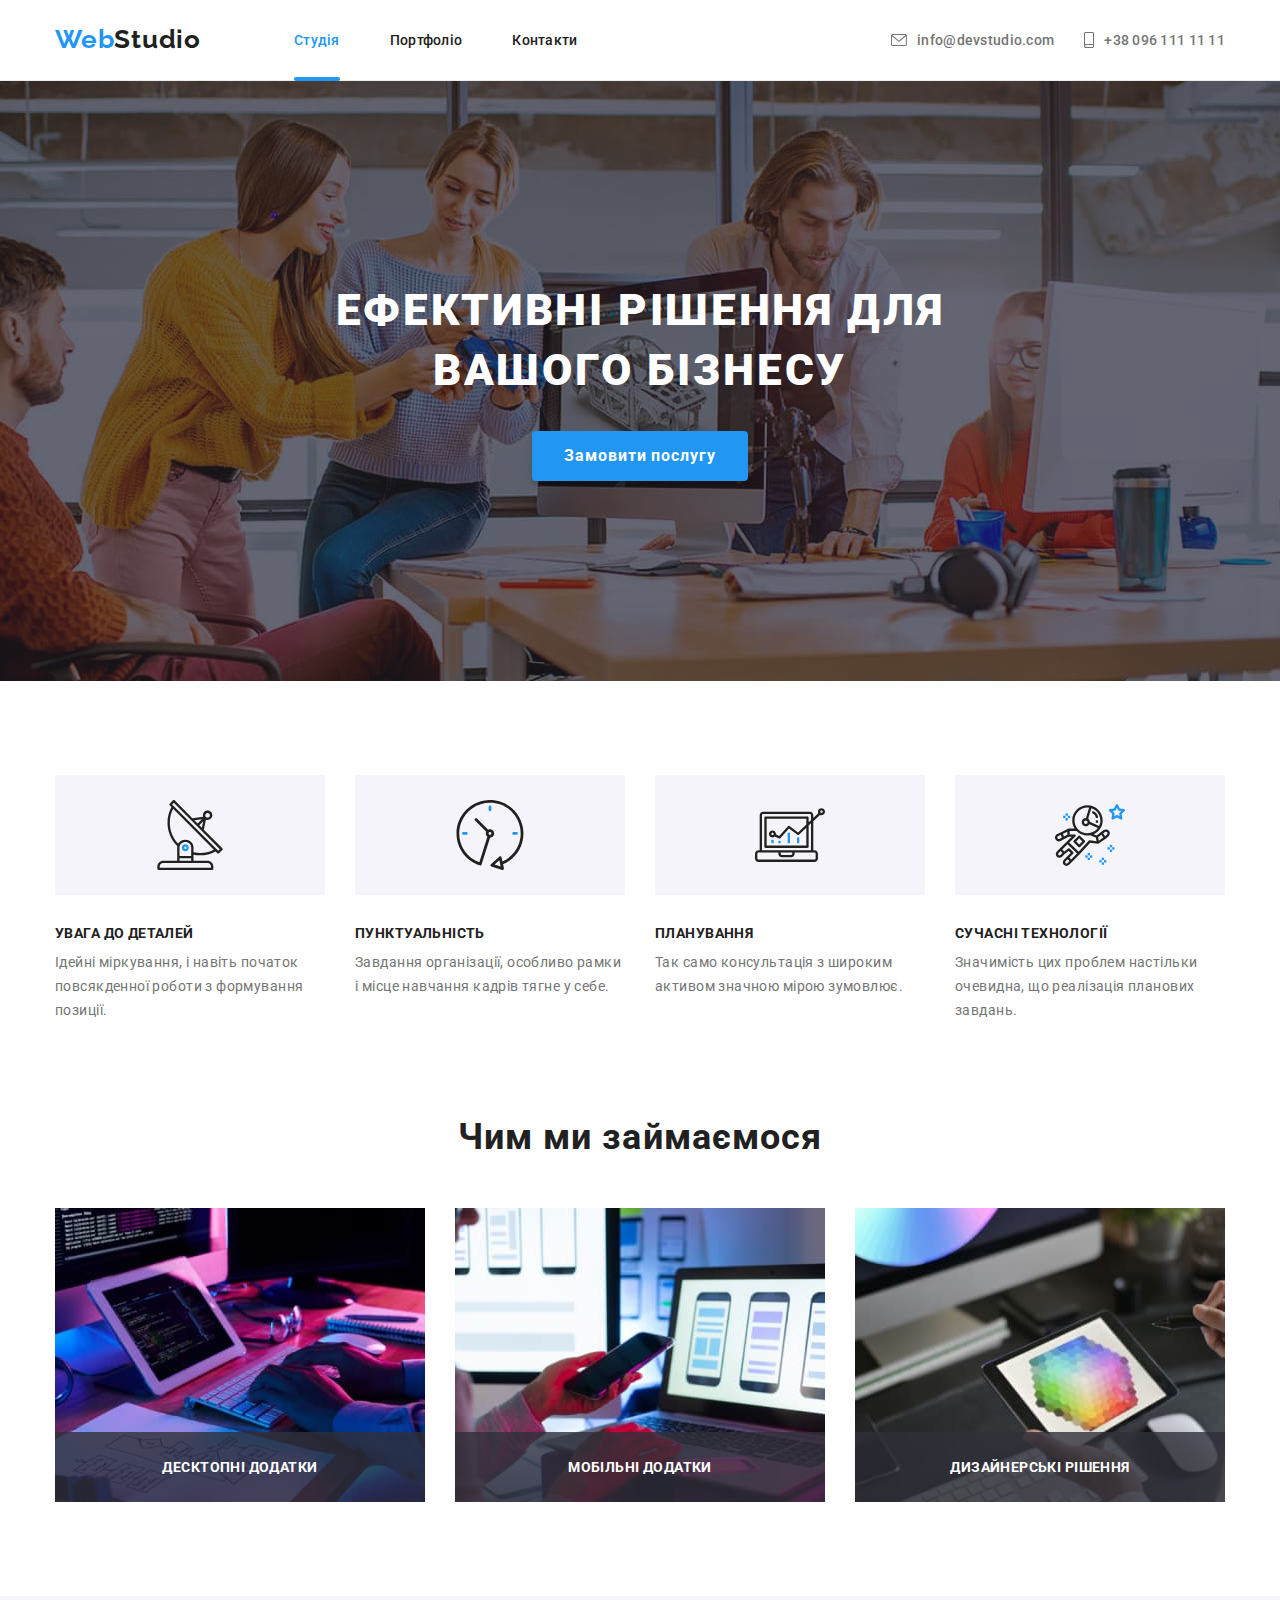
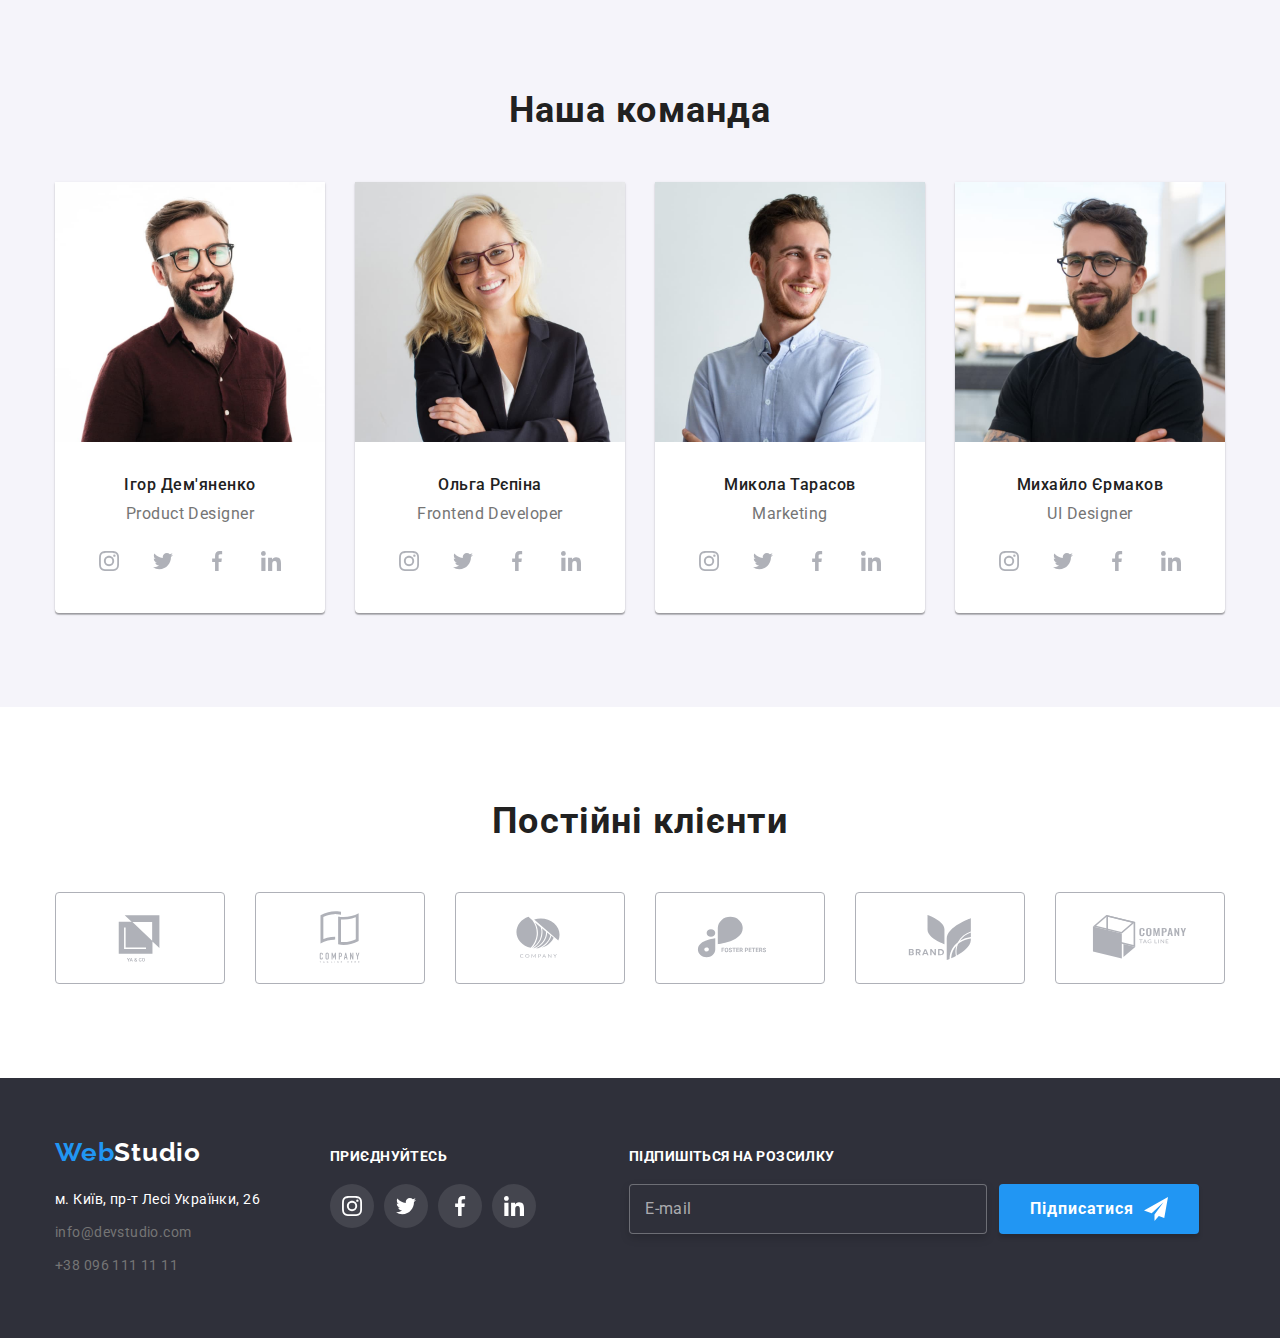
<file: index.html>
<!DOCTYPE html>
<html lang="uk">
  <head>
    <meta charset="UTF-8" />
    <meta http-equiv="X-UA-Compatible" content="IE=edge" />
    <meta name="viewport" content="width=device-width, initial-scale=1.0" />
    <title>WebStudio</title>
    <link rel="preconnect" href="https://fonts.googleapis.com" />
    <link rel="preconnect" href="https://fonts.gstatic.com" crossorigin />
    <link
      href="https://fonts.googleapis.com/css2?family=Raleway:wght@700&family=Roboto:wght@400;500;700;900&display=swap"
      rel="stylesheet"
    />

    <link rel="stylesheet" href="./css/main.min.css" />
  </head>
  <body>
    <header class="header">
      <div class="container">
        <nav class="site-nav">
          <!-- logo -->
          <a href="#" class="logo">Web<span class="logo__part">Studio</span></a>

          <ul class="site-nav__list">
            <li class="site-nav__item">
              <a href="#" class="site-nav__link site-nav__link--current">Студія</a>
            </li>
            <li class="site-nav__item">
              <a href="./portfolio.html" class="site-nav__link">Портфоліо</a>
            </li>
            <li class="site-nav__item">
              <a href="#" class="site-nav__link">Контакти</a>
            </li>
          </ul>
        </nav>

        <ul class="contacts">
          <li class="contacts__item">
            <a href="mailto:info@devstudio.com" class="contacts__link">
              <svg class="contacts__icon" width="16" height="12">
                <use href="./images/icons/sprite1.svg#envelope"></use>
              </svg>
              info@devstudio.com
            </a>
          </li>
          <li class="contacts__item">
            <a href="tel:+380961111111" class="contacts__link">
              <svg class="contacts__icon" width="10" height="16">
                <use href="./images/icons/sprite1.svg#smartphone"></use>
              </svg>
              +38 096 111 11 11
            </a>
          </li>
        </ul>
      </div>
    </header>
    <!-- main -->
    <main>
      <!-- hero -->
      <section class="section hero hero__background">
        <div class="container">
          <h1 class="hero__title">Ефективні рішення для вашого бізнесу</h1>
          <button type="button" class="btn" data-modal-open>Замовити послугу</button>
        </div>
      </section>
      <!-- features -->
      <section class="section">
        <div class="container">
          <h2 class="visually-hidden">Особливості</h2>

          <ul class="features">
            <li class="features__item">
              <div class="features__thumb">
                <svg class="features__icon" width="70" height="70">
                  <use href="./images/icons/sprite1.svg#antenna"></use>
                </svg>
              </div>
              <h3 class="features__title">УВАГА ДО ДЕТАЛЕЙ</h3>
              <p class="features__text">
                Ідейні міркування, і навіть початок повсякденної роботи з формування позиції.
              </p>
            </li>
            <li class="features__item">
              <div class="features__thumb">
                <svg class="features__icon" width="70" height="70">
                  <use href="./images/icons/sprite1.svg#clock"></use>
                </svg>
              </div>
              <h3 class="features__title">ПУНКТУАЛЬНІСТЬ</h3>
              <p class="features__text">
                Завдання організації, особливо рамки і місце навчання кадрів тягне у себе.
              </p>
            </li>
            <li class="features__item">
              <div class="features__thumb">
                <svg class="features__icon" width="70" height="70">
                  <use href="./images/icons/sprite1.svg#diagram"></use>
                </svg>
              </div>
              <h3 class="features__title">ПЛАНУВАННЯ</h3>
              <p class="features__text">
                Так само консультація з широким активом значною мірою зумовлює.
              </p>
            </li>
            <li class="features__item">
              <div class="features__thumb">
                <svg class="features__icon" width="70" height="70">
                  <use href="./images/icons/sprite1.svg#astronaut"></use>
                </svg>
              </div>
              <h3 class="features__title">СУЧАСНІ ТЕХНОЛОГІЇ</h3>
              <p class="features__text">
                Значимість цих проблем настільки очевидна, що реалізація планових завдань.
              </p>
            </li>
          </ul>
        </div>
      </section>
      <!-- works -->
      <section class="section section--works">
        <div class="container">
          <h2 class="section__title">Чим ми займаємося</h2>

          <ul class="works">
            <li class="works__item">
              <img
                src="./images/content/desktop.jpg"
                alt="desktop apps"
                class="works__img"
                width="370"
                height="294"
              />
              <p class="works__label">Десктопні додатки</p>
            </li>
            <li class="works__item">
              <img
                src="./images/content/mobile.jpg"
                alt="mobile apps"
                class="works__img"
                width="370"
                height="294"
              />
              <p class="works__label">Мобільні додатки</p>
            </li>
            <li class="works__item">
              <img
                src="./images/content/design.jpg"
                class="works__img"
                alt="design solutions"
                width="370"
                height="294"
              />
              <p class="works__label">Дизайнерські рішення</p>
            </li>
          </ul>
        </div>
      </section>
      <!-- team -->
      <section class="section section--team">
        <div class="container">
          <h2 class="section__title">Наша команда</h2>

          <ul class="team">
            <li class="team__item">
              <div class="team__thumb">
                <img
                  src="./images/content/team-prod.jpg"
                  alt="Product Designer"
                  width="270"
                  height="260"
                />
              </div>
              <div class="team__content">
                <h3 class="team__name">Ігор Дем'яненко</h3>
                <p class="team__position">Product Designer</p>
                <ul class="team-socials">
                  <li class="team-socials__item">
                    <a href="#" class="team-socials__link">
                      <svg class="team-socials__icon" width="20" height="20">
                        <use href="./images/icons/sprite1.svg#instagram"></use>
                      </svg>
                    </a>
                  </li>
                  <li class="team-socials__item">
                    <a href="#" class="team-socials__link">
                      <svg class="team-socials__icon" width="20" height="20">
                        <use href="./images/icons/sprite1.svg#twitter"></use>
                      </svg>
                    </a>
                  </li>
                  <li class="team-socials__item">
                    <a href="#" class="team-socials__link">
                      <svg class="team-socials__icon" width="20" height="20">
                        <use href="./images/icons/sprite1.svg#facebook"></use>
                      </svg>
                    </a>
                  </li>
                  <li class="team-socials__item">
                    <a href="#" class="team-socials__link">
                      <svg class="team-socials__icon" width="20" height="20">
                        <use href="./images/icons/sprite1.svg#linkedin"></use>
                      </svg>
                    </a>
                  </li>
                </ul>
              </div>
            </li>
            <li class="team__item">
              <div class="team__thumb">
                <img
                  src="./images/content/team-front.jpg"
                  alt="Frontend Developer"
                  width="270"
                  height="260"
                />
              </div>
              <div class="team__content">
                <h3 class="team__name">Ольга Рєпіна</h3>
                <p class="team__position">Frontend Developer</p>
                <ul class="team-socials">
                  <li class="team-socials__item">
                    <a href="#" class="team-socials__link">
                      <svg class="team-socials__icon" width="20" height="20">
                        <use href="./images/icons/sprite1.svg#instagram"></use>
                      </svg>
                    </a>
                  </li>
                  <li class="team-socials__item">
                    <a href="#" class="team-socials__link">
                      <svg class="team-socials__icon" width="20" height="20">
                        <use href="./images/icons/sprite1.svg#twitter"></use>
                      </svg>
                    </a>
                  </li>
                  <li class="team-socials__item">
                    <a href="#" class="team-socials__link">
                      <svg class="team-socials__icon" width="20" height="20">
                        <use href="./images/icons/sprite1.svg#facebook"></use>
                      </svg>
                    </a>
                  </li>
                  <li class="team-socials__item">
                    <a href="#" class="team-socials__link">
                      <svg class="team-socials__icon" width="20" height="20">
                        <use href="./images/icons/sprite1.svg#linkedin"></use>
                      </svg>
                    </a>
                  </li>
                </ul>
              </div>
            </li>
            <li class="team__item">
              <div class="team__thumb">
                <img
                  src="./images/content/team-market.jpg"
                  alt="Marketing"
                  width="270"
                  height="260"
                />
              </div>
              <div class="team__content">
                <h3 class="team__name">Микола Тарасов</h3>
                <p class="team__position">Marketing</p>
                <ul class="team-socials">
                  <li class="team-socials__item">
                    <a href="#" class="team-socials__link">
                      <svg class="team-socials__icon" width="20" height="20">
                        <use href="./images/icons/sprite1.svg#instagram"></use>
                      </svg>
                    </a>
                  </li>
                  <li class="team-socials__item">
                    <a href="#" class="team-socials__link">
                      <svg class="team-socials__icon" width="20" height="20">
                        <use href="./images/icons/sprite1.svg#twitter"></use>
                      </svg>
                    </a>
                  </li>
                  <li class="team-socials__item">
                    <a href="#" class="team-socials__link">
                      <svg class="team-socials__icon" width="20" height="20">
                        <use href="./images/icons/sprite1.svg#facebook"></use>
                      </svg>
                    </a>
                  </li>
                  <li class="team-socials__item">
                    <a href="#" class="team-socials__link">
                      <svg class="team-socials__icon" width="20" height="20">
                        <use href="./images/icons/sprite1.svg#linkedin"></use>
                      </svg>
                    </a>
                  </li>
                </ul>
              </div>
            </li>
            <li class="team__item">
              <div class="team__thumb">
                <img
                  src="./images/content/team-design.jpg"
                  alt="UI Designer"
                  width="270"
                  height="260"
                />
              </div>
              <div class="team__content">
                <h3 class="team__name">Михайло Єрмаков</h3>
                <p class="team__position">UI Designer</p>
                <ul class="team-socials">
                  <li class="team-socials__item">
                    <a href="#" class="team-socials__link">
                      <svg class="team-socials__icon" width="20" height="20">
                        <use href="./images/icons/sprite1.svg#instagram"></use>
                      </svg>
                    </a>
                  </li>
                  <li class="team-socials__item">
                    <a href="#" class="team-socials__link">
                      <svg class="team-socials__icon" width="20" height="20">
                        <use href="./images/icons/sprite1.svg#twitter"></use>
                      </svg>
                    </a>
                  </li>
                  <li class="team-socials__item">
                    <a href="#" class="team-socials__link">
                      <svg class="team-socials__icon" width="20" height="20">
                        <use href="./images/icons/sprite1.svg#facebook"></use>
                      </svg>
                    </a>
                  </li>
                  <li class="team-socials__item">
                    <a href="#" class="team-socials__link">
                      <svg class="team-socials__icon" width="20" height="20">
                        <use href="./images/icons/sprite1.svg#linkedin"></use>
                      </svg>
                    </a>
                  </li>
                </ul>
              </div>
            </li>
          </ul>
        </div>
      </section>
      <!-- clients -->
      <section class="section">
        <div class="container">
          <h2 class="section__title">Постійні клієнти</h2>

          <ul class="clients">
            <li class="clients__item">
              <a href="#" class="clients__link">
                <svg class="clients__icon" width="106" height="60">
                  <use href="./images/icons/sprite1.svg#logo1"></use>
                </svg>
              </a>
            </li>
            <li class="clients__item">
              <a href="#" class="clients__link">
                <svg class="clients__icon" width="106" height="60">
                  <use href="./images/icons/sprite1.svg#logo2"></use>
                </svg>
              </a>
            </li>
            <li class="clients__item">
              <a href="#" class="clients__link">
                <svg class="clients__icon" width="106" height="60">
                  <use href="./images/icons/sprite1.svg#logo3"></use>
                </svg>
              </a>
            </li>
            <li class="clients__item">
              <a href="#" class="clients__link">
                <svg class="clients__icon" width="106" height="60">
                  <use href="./images/icons/sprite1.svg#logo4"></use>
                </svg>
              </a>
            </li>
            <li class="clients__item">
              <a href="#" class="clients__link">
                <svg class="clients__icon" width="106" height="60">
                  <use href="./images/icons/sprite1.svg#logo5"></use>
                </svg>
              </a>
            </li>
            <li class="clients__item">
              <a href="#" class="clients__link">
                <svg class="clients__icon" width="106" height="60">
                  <use href="./images/icons/sprite1.svg#logo6"></use>
                </svg>
              </a>
            </li>
          </ul>
        </div>
      </section>
    </main>

    <!-- page footer -->
    <footer class="footer">
      <div class="container">
        <div class="footer-address">
          <!-- logo -->
          <a href="#" class="logo">Web<span class="logo__part--footer">Studio</span></a>

          <address class="address">
            <ul class="address__list">
              <li class="address__item">
                <a href="#" class="address__location">м. Київ, пр-т Лесі Українки, 26</a>
              </li>
              <li class="address__item">
                <a href="mailto:info@devstudio.com" class="address__link">info@devstudio.com</a>
              </li>
              <li class="address__item">
                <a href="tel:+380961111111" class="address__link">+38 096 111 11 11</a>
              </li>
            </ul>
          </address>
        </div>

        <div class="footer-socials">
          <p class="footer-socials__title">приєднуйтесь</p>

          <ul class="footer-socials__list">
            <li class="footer-socials__item">
              <a href="#" class="footer-socials__link">
                <svg class="footer-socials__icon" width="20" height="20">
                  <use href="./images/icons/sprite1.svg#instagram"></use>
                </svg>
              </a>
            </li>
            <li class="footer-socials__item">
              <a href="#" class="footer-socials__link">
                <svg class="footer-socials__icon" width="20" height="20">
                  <use href="./images/icons/sprite1.svg#twitter"></use>
                </svg>
              </a>
            </li>
            <li class="footer-socials__item">
              <a href="#" class="footer-socials__link">
                <svg class="footer-socials__icon" width="20" height="20">
                  <use href="./images/icons/sprite1.svg#facebook"></use>
                </svg>
              </a>
            </li>
            <li class="footer-socials__item">
              <a href="#" class="footer-socials__link">
                <svg class="footer-socials__icon" width="20" height="20">
                  <use href="./images/icons/sprite1.svg#linkedin"></use>
                </svg>
              </a>
            </li>
          </ul>
        </div>

        <div class="form-container">
          <p class="form-container__title">Підпишіться на розсилку</p>

          <form class="footer-form" autocomplete="off">
            <label class="footer-form__field">
              <input type="email" class="footer-form__input" name="mail" placeholder=" " />
              <span class="footer-form__label">E-mail</span>
            </label>
            <!-- form send button -->
            <button type="submit" class="send-btn">
              Підписатися
              <svg class="send-btn__icon" width="24" height="24">
                <use href="./images/icons/sprite1.svg#send"></use>
              </svg>
            </button>
          </form>
        </div>
      </div>
    </footer>

    <!-- modal -->
    <div class="backdrop is-hidden" data-modal>
      <div class="modal">
        <!-- close-btn -->
        <button class="close-modal" data-modal-close>
          <svg width="18" height="18" class="close-modal__icon">
            <use href="./images/icons/sprite1.svg#close-modal"></use>
          </svg>
        </button>

        <!-- modal form fields -->
        <h1 class="modal__title">Залиште свої дані, ми вам передзвонимо</h1>
        <form class="modal-form" autocomplete="off">
          <!-- name -->
          <label class="modal-field">
            <span class="modal-field__label">Ім'я</span>
            <input type="text" class="modal-field__input" name="name" placeholder=" " />
            <svg class="modal-field__icon" width="18" height="18">
              <use href="./images/icons/sprite1.svg#person"></use>
            </svg>
          </label>

          <!-- tel -->
          <label class="modal-field">
            <span class="modal-field__label">Телефон</span>
            <input type="text" class="modal-field__input" name="phone" placeholder=" " />
            <svg class="modal-field__icon" width="18" height="18">
              <use href="./images/icons/sprite1.svg#phone"></use>
            </svg>
          </label>

          <!-- mail -->
          <label class="modal-field">
            <span class="modal-field__label">Пошта</span>
            <input type="text" class="modal-field__input" name="mail" placeholder=" " />
            <svg class="modal-field__icon" width="18" height="18">
              <use href="./images/icons/sprite1.svg#email"></use>
            </svg>
          </label>

          <!-- comments -->
          <label class="modal-comment">
            <span class="modal-comment__label">Коментар</span>
            <textarea
              name="comments"
              class="modal-comment__area"
              placeholder="Введіть текст"
            ></textarea>
          </label>

          <!-- policy -->
          <label class="policy">
            <input type="checkbox" class="policy__checkbox" name="policy-check" />
            <span class="policy__icon"></span>
            <span class="policy__text">
              Погоджуюся з розсилкою та приймаю
              <a href="./policy.html" class="policy__link" target="_blank">Умови договору</a>
            </span>
          </label>

          <!-- send button -->
          <button type="submit" class="modal-btn">Відправити</button>
        </form>
      </div>
    </div>

    <!-- script for modal -->
    <script src="./script/modal.js"></script>
  </body>
</html>
</file>
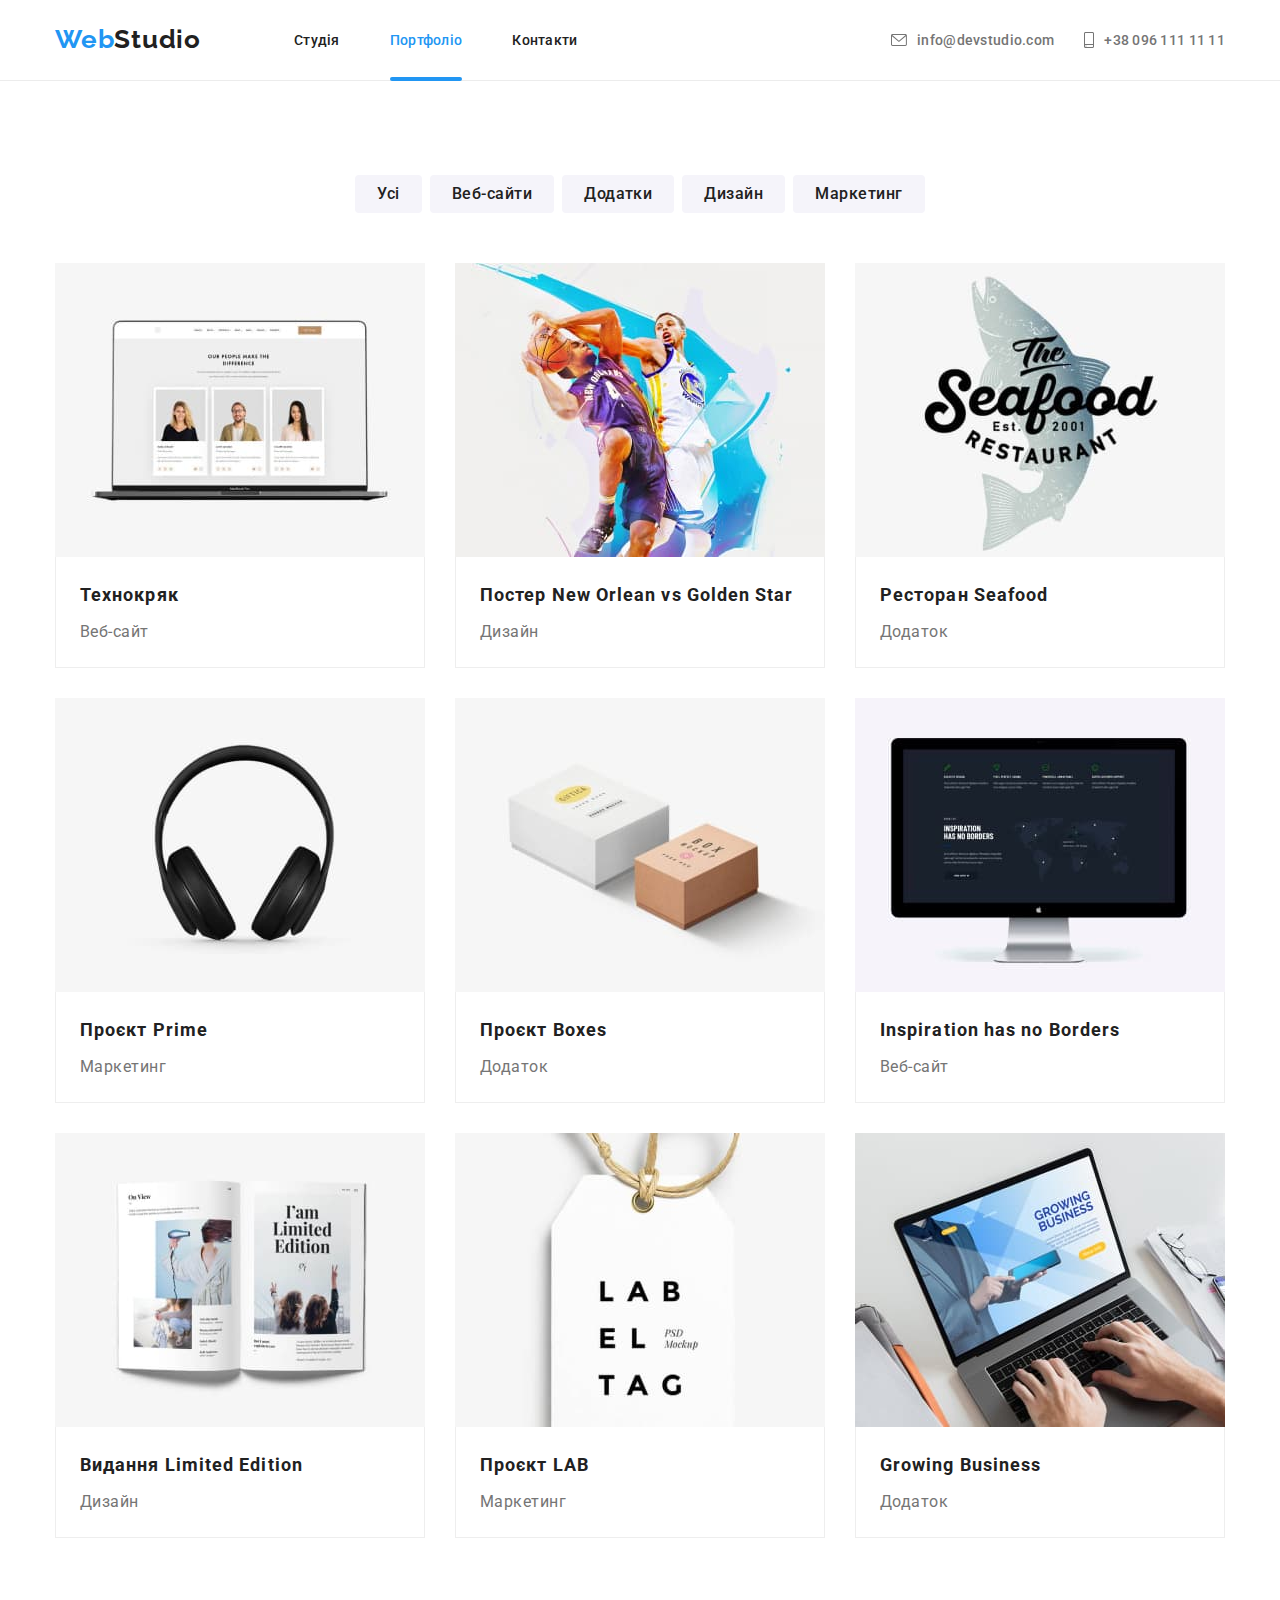
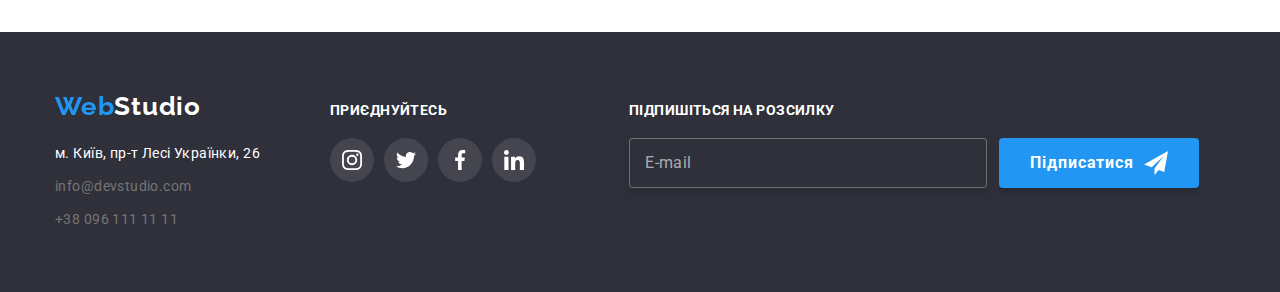
<file: portfolio.html>
<!DOCTYPE html>
<html lang="en">
  <head>
    <meta charset="UTF-8" />
    <meta http-equiv="X-UA-Compatible" content="IE=edge" />
    <meta name="viewport" content="width=device-width, initial-scale=1.0" />
    <title>Portfolio</title>
    <link rel="preconnect" href="https://fonts.googleapis.com" />
    <link rel="preconnect" href="https://fonts.gstatic.com" crossorigin />
    <link
      href="https://fonts.googleapis.com/css2?family=Raleway:wght@700&family=Roboto:wght@400;500;700;900&display=swap"
      rel="stylesheet"
    />

    <link rel="stylesheet" href="./css/main.min.css" />
  </head>
  <body>
    <header class="header">
      <div class="container">
        <nav class="site-nav">
          <!-- logo -->
          <a href="#" class="logo">Web<span class="logo__part">Studio</span></a>

          <ul class="site-nav__list">
            <li class="site-nav__item">
              <a href="./index.html" class="site-nav__link">Студія</a>
            </li>
            <li class="site-nav__item">
              <a href="#" class="site-nav__link site-nav__link--current">Портфоліо</a>
            </li>
            <li class="site-nav__item">
              <a href="#" class="site-nav__link">Контакти</a>
            </li>
          </ul>
        </nav>

        <ul class="contacts">
          <li class="contacts__item">
            <a href="mailto:info@devstudio.com" class="contacts__link">
              <svg class="contacts__icon" width="16" height="12">
                <use href="./images/icons/sprite1.svg#envelope"></use>
              </svg>
              info@devstudio.com
            </a>
          </li>
          <li class="contacts__item">
            <a href="tel:+380961111111" class="contacts__link">
              <svg class="contacts__icon" width="10" height="16">
                <use href="./images/icons/sprite1.svg#smartphone"></use>
              </svg>
              +38 096 111 11 11
            </a>
          </li>
        </ul>
      </div>
    </header>
    <main>
      <section class="section">
        <div class="container">
          <div class="filter">
            <ul class="filter__list">
              <li class="filter__item">
                <button class="filter__btn">Усі</button>
              </li>
              <li class="filter__item">
                <button class="filter__btn">Веб-сайти</button>
              </li>
              <li class="filter__item">
                <button class="filter__btn">Додатки</button>
              </li>
              <li class="filter__item">
                <button class="filter__btn">Дизайн</button>
              </li>
              <li class="filter__item">
                <button class="filter__btn">Маркетинг</button>
              </li>
            </ul>
          </div>
          <div class="cards">
            <ul class="cards__list">
              <li class="cards__item">
                <a href="#" class="project">
                  <div class="project__thumb">
                    <img
                      src="./images/content/project1.jpg"
                      alt="project1"
                      width="370"
                      height="294"
                    />
                    <p class="project__description">
                      Ресурс пропонує комплексні пропозиції з різним рівнем функціоналу та сервісів.
                      Все це дозволить відвідувачу отримати вичерпні відомості про компанію чи
                      приватну особу.
                    </p>
                  </div>
                  <div class="project__content">
                    <h3 class="project__name">Технокряк</h3>
                    <p class="project__type">Веб-сайт</p>
                  </div>
                </a>
              </li>
              <li class="cards__item">
                <a href="#" class="project">
                  <div class="project__thumb">
                    <img
                      src="./images/content/project2.jpg"
                      alt="project1"
                      width="370"
                      height="294"
                    />
                    <p class="project__description">
                      Ресурс пропонує комплексні пропозиції з різним рівнем функціоналу та сервісів.
                      Все це дозволить відвідувачу отримати вичерпні відомості про компанію чи
                      приватну особу.
                    </p>
                  </div>
                  <div class="project__content">
                    <h3 class="project__name">Постер New Orlean vs Golden Star</h3>
                    <p class="project__type">Дизайн</p>
                  </div>
                </a>
              </li>
              <li class="cards__item">
                <a href="#" class="project">
                  <div class="project__thumb">
                    <img
                      src="./images/content/project3.jpg"
                      alt="project1"
                      width="370"
                      height="294"
                    />
                    <p class="project__description">
                      Ресурс пропонує комплексні пропозиції з різним рівнем функціоналу та сервісів.
                      Все це дозволить відвідувачу отримати вичерпні відомості про компанію чи
                      приватну особу.
                    </p>
                  </div>
                  <div class="project__content">
                    <h3 class="project__name">Ресторан Seafood</h3>
                    <p class="project__type">Додаток</p>
                  </div>
                </a>
              </li>
              <li class="cards__item">
                <a href="#" class="project">
                  <div class="project__thumb">
                    <img
                      src="./images/content/project4.jpg"
                      alt="project1"
                      width="370"
                      height="294"
                    />
                    <p class="project__description">
                      Ресурс пропонує комплексні пропозиції з різним рівнем функціоналу та сервісів.
                      Все це дозволить відвідувачу отримати вичерпні відомості про компанію чи
                      приватну особу.
                    </p>
                  </div>
                  <div class="project__content">
                    <h3 class="project__name">Проєкт Prime</h3>
                    <p class="project__type">Маркетинг</p>
                  </div>
                </a>
              </li>
              <li class="cards__item">
                <a href="#" class="project">
                  <div class="project__thumb">
                    <img
                      src="./images/content/project5.jpg"
                      alt="project1"
                      width="370"
                      height="294"
                    />
                    <p class="project__description">
                      Ресурс пропонує комплексні пропозиції з різним рівнем функціоналу та сервісів.
                      Все це дозволить відвідувачу отримати вичерпні відомості про компанію чи
                      приватну особу.
                    </p>
                  </div>
                  <div class="project__content">
                    <h3 class="project__name">Проєкт Boxes</h3>
                    <p class="project__type">Додаток</p>
                  </div>
                </a>
              </li>
              <li class="cards__item">
                <a href="#" class="project">
                  <div class="project__thumb">
                    <img
                      src="./images/content/project6.jpg"
                      alt="project1"
                      width="370"
                      height="294"
                    />
                    <p class="project__description">
                      Ресурс пропонує комплексні пропозиції з різним рівнем функціоналу та сервісів.
                      Все це дозволить відвідувачу отримати вичерпні відомості про компанію чи
                      приватну особу.
                    </p>
                  </div>
                  <div class="project__content">
                    <h3 class="project__name">Inspiration has no Borders</h3>
                    <p class="project__type">Веб-сайт</p>
                  </div>
                </a>
              </li>
              <li class="cards__item">
                <a href="#" class="project">
                  <div class="project__thumb">
                    <img
                      src="./images/content/project7.jpg"
                      alt="project1"
                      width="370"
                      height="294"
                    />
                    <p class="project__description">
                      Ресурс пропонує комплексні пропозиції з різним рівнем функціоналу та сервісів.
                      Все це дозволить відвідувачу отримати вичерпні відомості про компанію чи
                      приватну особу.
                    </p>
                  </div>
                  <div class="project__content">
                    <h3 class="project__name">Видання Limited Edition</h3>
                    <p class="project__type">Дизайн</p>
                  </div>
                </a>
              </li>
              <li class="cards__item">
                <a href="#" class="project">
                  <div class="project__thumb">
                    <img
                      src="./images/content/project8.jpg"
                      alt="project1"
                      width="370"
                      height="294"
                    />
                    <p class="project__description">
                      Ресурс пропонує комплексні пропозиції з різним рівнем функціоналу та сервісів.
                      Все це дозволить відвідувачу отримати вичерпні відомості про компанію чи
                      приватну особу.
                    </p>
                  </div>
                  <div class="project__content">
                    <h3 class="project__name">Проєкт LAB</h3>
                    <p class="project__type">Маркетинг</p>
                  </div>
                </a>
              </li>
              <li class="cards__item">
                <a href="#" class="project">
                  <div class="project__thumb">
                    <img
                      src="./images/content/project9.jpg"
                      alt="project1"
                      width="370"
                      height="294"
                    />
                    <p class="project__description">
                      Ресурс пропонує комплексні пропозиції з різним рівнем функціоналу та сервісів.
                      Все це дозволить відвідувачу отримати вичерпні відомості про компанію чи
                      приватну особу.
                    </p>
                  </div>
                  <div class="project__content">
                    <h3 class="project__name">Growing Business</h3>
                    <p class="project__type">Додаток</p>
                  </div>
                </a>
              </li>
            </ul>
          </div>
        </div>
      </section>
    </main>
    <!-- page footer -->
    <footer class="footer">
      <div class="container">
        <div class="footer-address">
          <!-- logo -->
          <a href="#" class="logo">Web<span class="logo__part--footer">Studio</span></a>

          <address class="address">
            <ul class="address__list">
              <li class="address__item">
                <a href="#" class="address__location">м. Київ, пр-т Лесі Українки, 26</a>
              </li>
              <li class="address__item">
                <a href="mailto:info@devstudio.com" class="address__link">info@devstudio.com</a>
              </li>
              <li class="address__item">
                <a href="tel:+380961111111" class="address__link">+38 096 111 11 11</a>
              </li>
            </ul>
          </address>
        </div>

        <div class="footer-socials">
          <p class="footer-socials__title">приєднуйтесь</p>

          <ul class="footer-socials__list">
            <li class="footer-socials__item">
              <a href="#" class="footer-socials__link">
                <svg class="footer-socials__icon" width="20" height="20">
                  <use href="./images/icons/sprite1.svg#instagram"></use>
                </svg>
              </a>
            </li>
            <li class="footer-socials__item">
              <a href="#" class="footer-socials__link">
                <svg class="footer-socials__icon" width="20" height="20">
                  <use href="./images/icons/sprite1.svg#twitter"></use>
                </svg>
              </a>
            </li>
            <li class="footer-socials__item">
              <a href="#" class="footer-socials__link">
                <svg class="footer-socials__icon" width="20" height="20">
                  <use href="./images/icons/sprite1.svg#facebook"></use>
                </svg>
              </a>
            </li>
            <li class="footer-socials__item">
              <a href="#" class="footer-socials__link">
                <svg class="footer-socials__icon" width="20" height="20">
                  <use href="./images/icons/sprite1.svg#linkedin"></use>
                </svg>
              </a>
            </li>
          </ul>
        </div>

        <div class="form-container">
          <p class="form-container__title">Підпишіться на розсилку</p>

          <form class="footer-form" autocomplete="off">
            <label class="footer-form__field">
              <input type="email" class="footer-form__input" name="mail" placeholder=" " />
              <span class="footer-form__label">E-mail</span>
            </label>
            <!-- form send button -->
            <button type="submit" class="send-btn">
              Підписатися
              <svg class="send-btn__icon" width="24" height="24">
                <use href="./images/icons/sprite1.svg#send"></use>
              </svg>
            </button>
          </form>
        </div>
      </div>
    </footer>
  </body>
</html>
</file>
<file: css/main.min.css>
.project__thumb,.team__thumb,.works__img{display:block;max-width:100%}.cards__list,.filter__list,.footer-socials__list,.address__list,.clients,.team-socials,.team,.works,.features,.contacts,.site-nav__list{padding:0;margin:0;list-style:none}.visually-hidden{position:absolute;width:1px;height:1px;margin:-1px;border:0;padding:0;white-space:nowrap;-webkit-clip-path:inset(100%);clip-path:inset(100%);clip:rect(0 0 0 0);overflow:hidden}.is-hidden{opacity:0;pointer-events:none}.section{padding-top:94px;padding-bottom:94px}.container{width:1200px;margin:0 auto;padding:0 15px}/*! modern-normalize v1.1.0 | MIT License | https://github.com/sindresorhus/modern-normalize */*,::before,::after{-webkit-box-sizing:border-box;box-sizing:border-box}html{line-height:1.15;-webkit-text-size-adjust:100%;-moz-tab-size:4;-o-tab-size:4;tab-size:4}body{margin:0;font-family:system-ui,-apple-system,"Segoe UI",Roboto,Helvetica,Arial,sans-serif,"Apple Color Emoji","Segoe UI Emoji"}hr{height:0;color:inherit}abbr[title]{-webkit-text-decoration:underline dotted;text-decoration:underline dotted}b,strong{font-weight:bolder}code,kbd,samp,pre{font-family:ui-monospace,SFMono-Regular,Consolas,"Liberation Mono",Menlo,monospace;font-size:1em}small{font-size:80%}sub,sup{font-size:75%;line-height:0;position:relative;vertical-align:baseline}sub{bottom:-0.25em}sup{top:-0.5em}table{text-indent:0;border-color:inherit}button,input,optgroup,select,textarea{font-family:inherit;font-size:100%;line-height:1.15;margin:0}button,select{text-transform:none}button,[type=button],[type=reset],[type=submit]{-webkit-appearance:button}::-moz-focus-inner{border-style:none;padding:0}:-moz-focusring{outline:1px dotted ButtonText}:-moz-ui-invalid{box-shadow:none}legend{padding:0}progress{vertical-align:baseline}::-webkit-inner-spin-button,::-webkit-outer-spin-button{height:auto}[type=search]{-webkit-appearance:textfield;outline-offset:-2px}::-webkit-search-decoration{-webkit-appearance:none}::-webkit-file-upload-button{-webkit-appearance:button;font:inherit}summary{display:list-item}.header{border-bottom:1px solid #ececec}.header .container{display:-webkit-box;display:-ms-flexbox;display:flex;-webkit-box-align:center;-ms-flex-align:center;align-items:center}.logo{font-family:"Raleway";font-style:normal;font-weight:700;font-size:26px;line-height:1.15;letter-spacing:.03em;color:#2196f3;text-decoration:none}.logo__part{color:#212121;margin-right:93px}.site-nav{display:-webkit-box;display:-ms-flexbox;display:flex;-webkit-box-align:center;-ms-flex-align:center;align-items:center}.site-nav__list{display:-webkit-box;display:-ms-flexbox;display:flex;-webkit-box-align:center;-ms-flex-align:center;align-items:center;gap:50px}.site-nav__link{position:relative;display:block;padding:32px 0;font-weight:500;font-size:14px;line-height:1.15;letter-spacing:.02em;text-decoration:none;color:#212121;-webkit-transition:color 250ms cubic-bezier(0.4, 0, 0.2, 1);transition:color 250ms cubic-bezier(0.4, 0, 0.2, 1)}.site-nav__link:hover,.site-nav__link:focus{color:#2196f3}.site-nav__link--current{color:#2196f3}.site-nav__link--current::after{position:absolute;bottom:-1px;content:" ";border-bottom:4px solid #2196f3;display:block;width:100%;height:4px;border-radius:2px}.contacts{display:-webkit-box;display:-ms-flexbox;display:flex;-webkit-box-align:center;-ms-flex-align:center;align-items:center;margin-left:auto;gap:30px}.contacts__link{display:-webkit-box;display:-ms-flexbox;display:flex;-webkit-box-align:center;-ms-flex-align:center;align-items:center;padding:32px 0;font-weight:500;font-size:14px;line-height:1.15;letter-spacing:.02em;color:#757575;text-decoration:none;-webkit-transition:color 250ms cubic-bezier(0.4, 0, 0.2, 1);transition:color 250ms cubic-bezier(0.4, 0, 0.2, 1)}.contacts__link:hover,.contacts__link:focus{color:#2196f3}.contacts__icon{margin-right:10px;fill:currentColor}.hero{padding:200px 0;background-color:#2f303a}.hero__background{background-image:-webkit-gradient(linear, left top, right top, from(rgba(47, 48, 58, 0.4)), to(rgba(47, 48, 58, 0.4))),url(../../../images/decorative/background.jpg),url(../images/decorative/background.jpg);background-image:linear-gradient(to right, rgba(47, 48, 58, 0.4), rgba(47, 48, 58, 0.4)),url(../../../images/decorative/background.jpg),url(../images/decorative/background.jpg);max-width:1600px;height:600px;background-position:center;background-repeat:no-repeat;background-size:cover;margin:0 auto}.hero__title{margin:0 auto 30px auto;width:700px;font-weight:900;font-size:44px;line-height:1.36;text-align:center;letter-spacing:.06em;text-transform:uppercase;color:#fff}.btn{padding:0;margin:0 auto;width:216px;height:50px;background:#2196f3;-webkit-box-shadow:0px 4px 4px rgba(0,0,0,.15);box-shadow:0px 4px 4px rgba(0,0,0,.15);border-radius:4px;font-weight:700;font-size:16px;line-height:1.88;display:-webkit-box;display:-ms-flexbox;display:flex;-webkit-box-align:center;-ms-flex-align:center;align-items:center;-webkit-box-pack:center;-ms-flex-pack:center;justify-content:center;letter-spacing:.06em;color:#fff;border:none;cursor:pointer;-webkit-transition:background-color 250ms cubic-bezier(0.4, 0, 0.2, 1);transition:background-color 250ms cubic-bezier(0.4, 0, 0.2, 1)}.btn:hover,.btn:focus{background-color:#188ce8}.features{display:-webkit-box;display:-ms-flexbox;display:flex;-webkit-box-pack:center;-ms-flex-pack:center;justify-content:center;gap:30px}.features__thumb{width:270px;height:120px;background-color:#f5f4fa;margin-bottom:30px;display:-webkit-box;display:-ms-flexbox;display:flex;-webkit-box-pack:center;-ms-flex-pack:center;justify-content:center;-webkit-box-align:center;-ms-flex-align:center;align-items:center}.features__title{padding:0;margin:0 0 10px 0;font-weight:700;font-size:14px;line-height:1.15;letter-spacing:.03em;text-transform:uppercase;color:#212121}.features__text{padding:0;margin:0;font-weight:400;font-size:14px;line-height:1.71;letter-spacing:.03em;color:#757575}.section--works{padding-top:0}.section__title{margin:0 0 50px 0;padding:0;font-weight:700;font-size:36px;line-height:1.15;text-align:center;letter-spacing:.03em;color:#212121}.works{display:-webkit-box;display:-ms-flexbox;display:flex;-webkit-box-align:center;-ms-flex-align:center;align-items:center;-webkit-box-pack:center;-ms-flex-pack:center;justify-content:center;gap:30px}.works__item{position:relative}.works__label{position:absolute;bottom:0;right:0;left:0;padding:0;margin:0;display:-webkit-box;display:-ms-flexbox;display:flex;-webkit-box-pack:center;-ms-flex-pack:center;justify-content:center;-webkit-box-align:center;-ms-flex-align:center;align-items:center;height:70px;font-weight:700;font-size:14px;line-height:16px;text-align:center;letter-spacing:.03em;text-transform:uppercase;color:#fff;background:rgba(47,48,58,.8)}.section--team{background-color:#f5f4fa}.team{display:-webkit-box;display:-ms-flexbox;display:flex;-webkit-box-pack:center;-ms-flex-pack:center;justify-content:center;-webkit-box-align:center;-ms-flex-align:center;align-items:center;gap:30px}.team__item{background:#fff;-webkit-box-shadow:0px 1px 3px rgba(0,0,0,.12),0px 1px 1px rgba(0,0,0,.14),0px 2px 1px rgba(0,0,0,.2);box-shadow:0px 1px 3px rgba(0,0,0,.12),0px 1px 1px rgba(0,0,0,.14),0px 2px 1px rgba(0,0,0,.2);border-radius:0px 0px 4px 4px}.team__thumb{margin-bottom:30px}.team__name{margin:0 0 10px 0;padding:0;font-weight:500;font-size:16px;line-height:1.15;text-align:center;letter-spacing:.03em;color:#212121}.team__position{margin:0 0 16px 0;padding:0;font-weight:400;font-size:16px;line-height:1.15;text-align:center;letter-spacing:.03em;color:#757575}.team-socials{display:-webkit-box;display:-ms-flexbox;display:flex;-webkit-box-pack:center;-ms-flex-pack:center;justify-content:center;-webkit-box-align:center;-ms-flex-align:center;align-items:center;gap:10px}.team-socials__link{display:-webkit-box;display:-ms-flexbox;display:flex;-webkit-box-pack:center;-ms-flex-pack:center;justify-content:center;-webkit-box-align:center;-ms-flex-align:center;align-items:center;margin-bottom:30px;width:44px;height:44px;background-color:#fff;color:#afb1b8;border-radius:50%;-webkit-transition:background-color 250ms cubic-bezier(0.4, 0, 0.2, 1),color 250ms cubic-bezier(0.4, 0, 0.2, 1);transition:background-color 250ms cubic-bezier(0.4, 0, 0.2, 1),color 250ms cubic-bezier(0.4, 0, 0.2, 1)}.team-socials__link:hover,.team-socials__link:focus{background-color:#2196f3;color:#fff}.team-socials__icon{fill:currentColor}.clients{display:-webkit-box;display:-ms-flexbox;display:flex;-webkit-box-align:center;-ms-flex-align:center;align-items:center;-webkit-box-pack:center;-ms-flex-pack:center;justify-content:center;gap:30px}.clients__link{width:170px;height:92px;display:-webkit-box;display:-ms-flexbox;display:flex;-webkit-box-pack:center;-ms-flex-pack:center;justify-content:center;-webkit-box-align:center;-ms-flex-align:center;align-items:center;border:1px solid #afb1b8;border-radius:4px;color:#afb1b8;-webkit-transition:color 250ms cubic-bezier(0.4, 0, 0.2, 1),border-color 250ms cubic-bezier(0.4, 0, 0.2, 1);transition:color 250ms cubic-bezier(0.4, 0, 0.2, 1),border-color 250ms cubic-bezier(0.4, 0, 0.2, 1)}.clients__link:hover,.clients__link:focus{color:#2196f3;border-color:#2196f3}.clients__icon{fill:currentColor}.footer{padding:60px 0;background-color:#2f303a}.footer .container{display:-webkit-box;display:-ms-flexbox;display:flex;-webkit-box-align:baseline;-ms-flex-align:baseline;align-items:baseline}.footer-address{margin-right:70px}.logo__part--footer{color:#fff}.address__list{margin-top:20px}.address__link{font-style:normal;font-weight:400;font-size:14px;line-height:1.71;letter-spacing:.03em;color:#757575;text-decoration:none;-webkit-transition:color 250ms cubic-bezier(0.4, 0, 0.2, 1);transition:color 250ms cubic-bezier(0.4, 0, 0.2, 1)}.address__link:hover,.address__link:focus{color:#2196f3}.address__location{font-style:normal;font-weight:400;font-size:14px;line-height:1.71;letter-spacing:.03em;text-decoration:none;color:#fff;-webkit-transition:color 250ms cubic-bezier(0.4, 0, 0.2, 1);transition:color 250ms cubic-bezier(0.4, 0, 0.2, 1)}.address__location:hover,.address__location:focus{color:#2196f3}.address__item:not(:last-child){margin-bottom:9px}.footer-socials{margin-right:93px}.footer-socials__title{padding:0;margin:0 0 20px 0;font-weight:700;font-size:14px;line-height:16px;letter-spacing:.03em;text-transform:uppercase;color:#fff}.footer-socials__list{display:-webkit-box;display:-ms-flexbox;display:flex;-webkit-box-align:center;-ms-flex-align:center;align-items:center;-webkit-box-pack:center;-ms-flex-pack:center;justify-content:center;gap:10px}.footer-socials__link{display:-webkit-box;display:-ms-flexbox;display:flex;-webkit-box-pack:center;-ms-flex-pack:center;justify-content:center;-webkit-box-align:center;-ms-flex-align:center;align-items:center;width:44px;height:44px;border-radius:50%;color:#fff;background-color:rgba(255,255,255,.1);-webkit-transition:background-color 250ms cubic-bezier(0.4, 0, 0.2, 1);transition:background-color 250ms cubic-bezier(0.4, 0, 0.2, 1)}.footer-socials__link:hover,.footer-socials__link:focus{background-color:#2196f3}.footer-socials__icon{fill:currentColor}.form-container__title{padding:0;margin:0 0 20px 0;font-weight:700;font-size:14px;line-height:1.15;letter-spacing:.03em;text-transform:uppercase;color:#fff}.footer-form{display:-webkit-box;display:-ms-flexbox;display:flex;-webkit-box-align:center;-ms-flex-align:center;align-items:center}.footer-form__field{position:relative}.footer-form__input{margin-right:12px;padding:0 0 0 16px;width:358px;height:50px;color:#fff;border:1px solid rgba(255,255,255,.3);-webkit-filter:drop-shadow(0px 4px 4px rgba(0, 0, 0, 0.15));filter:drop-shadow(0px 4px 4px rgba(0, 0, 0, 0.15));border-radius:4px;background:#2f303a}.footer-form__label{position:absolute;top:50%;left:16px;font-weight:400;font-size:16px;line-height:1.25;display:-webkit-box;display:-ms-flexbox;display:flex;-webkit-box-align:center;-ms-flex-align:center;align-items:center;letter-spacing:.03em;color:rgba(255,255,255,.6);opacity:1;-webkit-transition:opacity 250ms cubic-bezier(0.4, 0, 0.2, 1),-webkit-transform 250ms cubic-bezier(0.4, 0, 0.2, 1);transition:opacity 250ms cubic-bezier(0.4, 0, 0.2, 1),-webkit-transform 250ms cubic-bezier(0.4, 0, 0.2, 1);transition:transform 250ms cubic-bezier(0.4, 0, 0.2, 1),opacity 250ms cubic-bezier(0.4, 0, 0.2, 1);transition:transform 250ms cubic-bezier(0.4, 0, 0.2, 1),opacity 250ms cubic-bezier(0.4, 0, 0.2, 1),-webkit-transform 250ms cubic-bezier(0.4, 0, 0.2, 1);-webkit-transform:translateY(-50%);transform:translateY(-50%)}.footer-form__field:focus-within>.footer-form__label{-webkit-transform:translateY(50px);transform:translateY(50px);opacity:0}.send-btn{display:-webkit-box;display:-ms-flexbox;display:flex;-webkit-box-align:center;-ms-flex-align:center;align-items:center;-webkit-box-pack:center;-ms-flex-pack:center;justify-content:center;padding:0;width:200px;height:50px;background:#2196f3;-webkit-box-shadow:0px 4px 4px rgba(0,0,0,.15);box-shadow:0px 4px 4px rgba(0,0,0,.15);border-radius:4px;font-weight:700;font-size:16px;line-height:1.88;letter-spacing:.06em;color:#fff;border:none;cursor:pointer;-webkit-transition:background-color cubic-bezier(0.4, 0, 0.2, 1) 250ms;transition:background-color cubic-bezier(0.4, 0, 0.2, 1) 250ms}.send-btn:hover,.send-btn:focus{background-color:#188ce8}.send-btn__icon{margin-left:10px;fill:currentColor}.backdrop{position:fixed;top:0;left:0;width:100%;height:100%;background-color:rgba(0,0,0,.2);-webkit-transition:opacity 250ms cubic-bezier(0.4, 0, 0.2, 1);transition:opacity 250ms cubic-bezier(0.4, 0, 0.2, 1)}.backdrop.is-hidden .modal{-webkit-transform:translate(-50%, -50%) scale(0.9);transform:translate(-50%, -50%) scale(0.9);opacity:0}.modal{position:absolute;top:50%;left:50%;-webkit-transform:translate(-50%, -50%) scale(1);transform:translate(-50%, -50%) scale(1);opacity:1;height:581px;width:528px;padding:8px;background-color:#fff;-webkit-box-shadow:0px 1px 3px rgba(0,0,0,.12),0px 1px 1px rgba(0,0,0,.14),0px 2px 1px rgba(0,0,0,.2);box-shadow:0px 1px 3px rgba(0,0,0,.12),0px 1px 1px rgba(0,0,0,.14),0px 2px 1px rgba(0,0,0,.2);border-radius:4px;-webkit-transition:opacity 250ms cubic-bezier(0.4, 0, 0.2, 1),-webkit-transform 250ms cubic-bezier(0.4, 0, 0.2, 1);transition:opacity 250ms cubic-bezier(0.4, 0, 0.2, 1),-webkit-transform 250ms cubic-bezier(0.4, 0, 0.2, 1);transition:transform 250ms cubic-bezier(0.4, 0, 0.2, 1),opacity 250ms cubic-bezier(0.4, 0, 0.2, 1);transition:transform 250ms cubic-bezier(0.4, 0, 0.2, 1),opacity 250ms cubic-bezier(0.4, 0, 0.2, 1),-webkit-transform 250ms cubic-bezier(0.4, 0, 0.2, 1)}.modal__title{margin:0 0 12px 0;padding:0;font-weight:700;font-size:20px;line-height:23px;text-align:center;letter-spacing:.03em;color:#212121}.policy{margin:0 auto 30px auto;display:-webkit-box;display:-ms-flexbox;display:flex;-webkit-box-align:center;-ms-flex-align:center;align-items:center}.policy__checkbox{position:absolute;width:1px;height:1px;margin:-1px;border:0;padding:0;white-space:nowrap;-webkit-clip-path:inset(100%);clip-path:inset(100%);clip:rect(0 0 0 0);overflow:hidden}.policy__text{font-weight:400;font-size:14px;line-height:1.71;letter-spacing:.03em;color:#757575}.policy__link{text-decoration:underline;color:#2196f3}.policy>.policy__icon{display:inline-block;width:16px;height:15px;margin-right:7px;border:2px solid #212121;border-radius:2px}.policy__checkbox:checked+.policy__icon{display:-webkit-box;display:-ms-flexbox;display:flex;-webkit-box-align:center;-ms-flex-align:center;align-items:center;-webkit-box-pack:center;-ms-flex-pack:center;justify-content:center;border-color:rgba(0,0,0,0);background-color:#2196f3;background-image:url("../../../images/icons/icon-check.svg"),url("../images/icons/icon-check.svg");background-size:contain;background-origin:border-box;background-repeat:no-repeat}.close-modal{display:-webkit-box;display:-ms-flexbox;display:flex;-webkit-box-pack:center;-ms-flex-pack:center;justify-content:center;-webkit-box-align:center;-ms-flex-align:center;align-items:center;margin-left:auto;width:30px;height:30px;border-radius:50%;background-color:#fff;border:1px solid rgba(0,0,0,.1);cursor:pointer;-webkit-transition:color 250ms cubic-bezier(0.4, 0, 0.2, 1);transition:color 250ms cubic-bezier(0.4, 0, 0.2, 1)}.close-modal:hover,.close-modal:focus{color:#2196f3}.close-modal__icon{fill:currentColor}.modal-btn{display:-webkit-box;display:-ms-flexbox;display:flex;-webkit-box-align:center;-ms-flex-align:center;align-items:center;-webkit-box-pack:center;-ms-flex-pack:center;justify-content:center;padding:0;margin:0 auto;width:200px;height:50px;background:#2196f3;-webkit-box-shadow:0px 4px 4px rgba(0,0,0,.15);box-shadow:0px 4px 4px rgba(0,0,0,.15);border-radius:4px;border:none;font-weight:700;font-size:16px;line-height:1.88;letter-spacing:.06em;color:#fff;cursor:pointer;-webkit-transition:background-color 250ms cubic-bezier(0.4, 0, 0.2, 1);transition:background-color 250ms cubic-bezier(0.4, 0, 0.2, 1)}.modal-btn:hover,.modal-btn:focus{background-color:#188ce8}.modal-form{display:-webkit-box;display:-ms-flexbox;display:flex;-webkit-box-orient:vertical;-webkit-box-direction:normal;-ms-flex-direction:column;flex-direction:column;-webkit-box-pack:center;-ms-flex-pack:center;justify-content:center;width:448px;margin:0 auto}.modal-field{position:relative;display:-webkit-box;display:-ms-flexbox;display:flex;-webkit-box-orient:vertical;-webkit-box-direction:normal;-ms-flex-direction:column;flex-direction:column;margin-bottom:10px}.modal-field__label{margin:0 0 4px 0;padding:0;font-weight:400;font-size:12px;line-height:1.15;letter-spacing:.01em;color:#757575}.modal-field__input{padding:0 0 0 42px;margin:0;width:448px;height:40px;border:1px solid rgba(33,33,33,.2);border-radius:4px;background-color:#fff;color:#212121;outline:none}.modal-field__input:focus-within{border-color:#2196f3}.modal-field__icon{position:absolute;top:50%;left:12px}.modal-field__input:focus-within+.modal-field__icon{fill:#2196f3}.modal-comment{display:-webkit-box;display:-ms-flexbox;display:flex;-webkit-box-orient:vertical;-webkit-box-direction:normal;-ms-flex-direction:column;flex-direction:column;margin-bottom:20px}.modal-comment__label{margin:0 0 4px 0;padding:0;font-weight:400;font-size:12px;line-height:1.15;letter-spacing:.01em;color:#757575}.modal-comment__area{margin:0;padding:12px 16px;width:448px;height:120px;border:1px solid rgba(33,33,33,.2);border-radius:4px;resize:none;background-color:#fff;font-weight:400;font-size:12px;line-height:14px;letter-spacing:.01em;color:#757575;outline:none}.modal-comment__area:focus-within{border-color:#2196f3}.filter__list{display:-webkit-box;display:-ms-flexbox;display:flex;-webkit-box-pack:center;-ms-flex-pack:center;justify-content:center;-webkit-box-align:center;-ms-flex-align:center;align-items:center;margin-bottom:50px;gap:8px}.filter__btn{display:-webkit-box;display:-ms-flexbox;display:flex;-webkit-box-pack:center;-ms-flex-pack:center;justify-content:center;-webkit-box-align:center;-ms-flex-align:center;align-items:center;margin:0;padding:6px 22px;font-weight:500;font-size:16px;line-height:1.62;text-align:center;letter-spacing:.03em;color:#212121;background-color:#f5f4fa;border-radius:4px;border:none;cursor:pointer;-webkit-transition:color 250ms cubic-bezier(0.4, 0, 0.2, 1),background-color 250ms cubic-bezier(0.4, 0, 0.2, 1),-webkit-box-shadow 250ms cubic-bezier(0.4, 0, 0.2, 1);transition:color 250ms cubic-bezier(0.4, 0, 0.2, 1),background-color 250ms cubic-bezier(0.4, 0, 0.2, 1),-webkit-box-shadow 250ms cubic-bezier(0.4, 0, 0.2, 1);transition:color 250ms cubic-bezier(0.4, 0, 0.2, 1),background-color 250ms cubic-bezier(0.4, 0, 0.2, 1),box-shadow 250ms cubic-bezier(0.4, 0, 0.2, 1);transition:color 250ms cubic-bezier(0.4, 0, 0.2, 1),background-color 250ms cubic-bezier(0.4, 0, 0.2, 1),box-shadow 250ms cubic-bezier(0.4, 0, 0.2, 1),-webkit-box-shadow 250ms cubic-bezier(0.4, 0, 0.2, 1)}.filter__btn:hover,.filter__btn:focus{color:#fff;background-color:#2196f3;-webkit-box-shadow:0px 3px 1px rgba(0,0,0,.1),0px 1px 2px rgba(0,0,0,.08),0px 2px 2px rgba(0,0,0,.12);box-shadow:0px 3px 1px rgba(0,0,0,.1),0px 1px 2px rgba(0,0,0,.08),0px 2px 2px rgba(0,0,0,.12)}.cards__list{display:-webkit-box;display:-ms-flexbox;display:flex;-ms-flex-wrap:wrap;flex-wrap:wrap;gap:30px}.cards__list .cards__item{-ms-flex-preferred-size:calc(33.3333333333% - 30px);flex-basis:calc(33.3333333333% - 30px)}.project{display:block;text-decoration:none}.project__thumb{position:relative;width:100%;height:294px;overflow:hidden}.project__content{padding:20px 24px;border:1px solid #eee;border-top:none}.project__name{margin:0 0 4px 0;padding:0;font-weight:700;font-size:18px;line-height:2;letter-spacing:.06em;color:#212121}.project__type{margin:0;padding:0;font-weight:400;font-size:16px;line-height:1.88;letter-spacing:.03em;color:#757575}.project__description{position:absolute;top:0;bottom:0;left:0;margin:0;padding:63px 24px;font-weight:400;font-size:18px;line-height:1.56;letter-spacing:.03em;color:#fff;background-color:rgba(33,150,243,.9);-webkit-transform:translateY(100%);transform:translateY(100%);-webkit-transition:-webkit-transform 250ms cubic-bezier(0.4, 0, 0.2, 1),-webkit-box-shadow 250ms cubic-bezier(0.4, 0, 0.2, 1);transition:-webkit-transform 250ms cubic-bezier(0.4, 0, 0.2, 1),-webkit-box-shadow 250ms cubic-bezier(0.4, 0, 0.2, 1);transition:transform 250ms cubic-bezier(0.4, 0, 0.2, 1),box-shadow 250ms cubic-bezier(0.4, 0, 0.2, 1);transition:transform 250ms cubic-bezier(0.4, 0, 0.2, 1),box-shadow 250ms cubic-bezier(0.4, 0, 0.2, 1),-webkit-transform 250ms cubic-bezier(0.4, 0, 0.2, 1),-webkit-box-shadow 250ms cubic-bezier(0.4, 0, 0.2, 1)}.project:hover{-webkit-box-shadow:0px 1px 1px rgba(0,0,0,.12),0px 4px 4px rgba(0,0,0,.06),1px 4px 6px rgba(0,0,0,.16);box-shadow:0px 1px 1px rgba(0,0,0,.12),0px 4px 4px rgba(0,0,0,.06),1px 4px 6px rgba(0,0,0,.16)}.project:hover .project__description{-webkit-transform:translateY(0);transform:translateY(0)}body{font-family:"Roboto",sans-serif;background-color:#fff;color:#757575}/*# sourceMappingURL=main.min.css.map */
</file>
